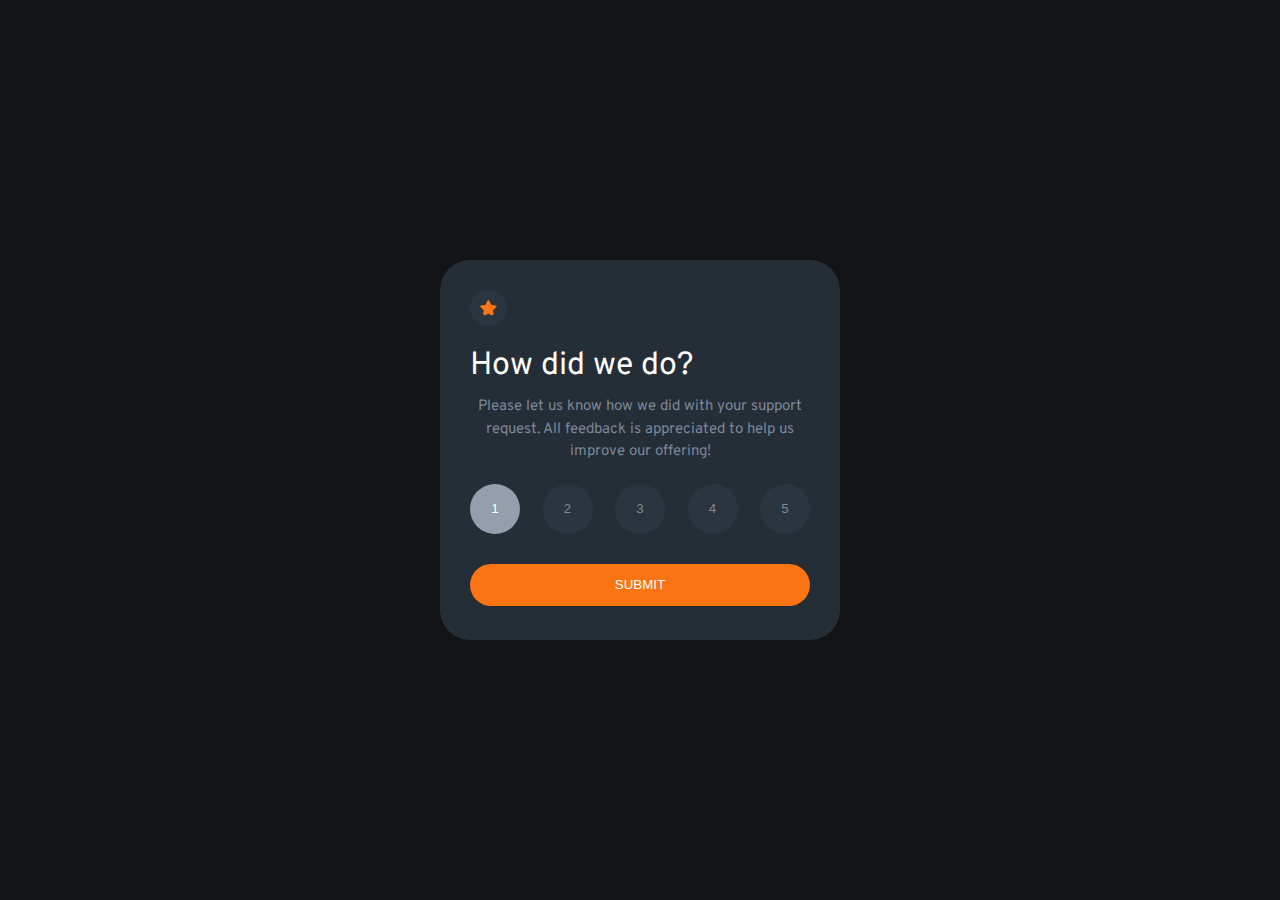
<file: interactive-rating-component-main/index.html>
<!DOCTYPE html>
<html lang="en">
<head>
  <meta charset="UTF-8">
  <meta name="viewport" content="width=device-width, initial-scale=1.0"> <!-- displays site properly based on user's device -->

  <link rel="icon" type="image/png" sizes="32x32" href="./images/favicon-32x32.png">
  <link rel="stylesheet" href="style.css">
  <link rel="preconnect" href="https://fonts.googleapis.com">
  <link rel="preconnect" href="https://fonts.gstatic.com" crossorigin>
  <link href="https://fonts.googleapis.com/css2?family=Overpass:wght@400;700&display=swap" rel="stylesheet">

  <title>Frontend Mentor | Interactive rating component</title>

</head>
<body>
  <!-- Rating state start -->
  <div class="card " id="card-p">
    <img class="icono" src="images/icon-star.svg" alt="icono estrella">
    
    <div class="card__content">
      <h1>How did we do?</h1>
      <p>
        Please let us know how we did with your support request. All feedback is appreciated 
        to help us improve our offering!
      </p>  
    </div>
    <div class="flex-content">
      <button class="botonC active">1</button>
      <button class="botonC">2</button>
      <button class="botonC">3</button>
      <button class="botonC">4</button>
      <button class="botonC">5</button>
    
    </div>
  
    <button id="submit" class="boton-submit">submit</button>

  </div>
  <div id="submit-c" class="submit-card hiden">
    <div class="icono2">
      <svg width="162" height="108" xmlns="http://www.w3.org/2000/svg"><g fill="none"><path d="M30 93.744h-.044a23.456 23.456 0 0 1-1.61-.189.543.543 0 0 1 .155-1.076c.52.076 1.04.135 1.563.178a.538.538 0 0 1-.043 1.076l-.022.01Zm5.37-.205a.538.538 0 0 1-.08-1.076 19.51 19.51 0 0 0 1.54-.306.536.536 0 0 1 .645.403.538.538 0 0 1-.397.646c-.537.129-1.074.236-1.611.323l-.097.01Zm-12.137-1.312a.536.536 0 0 1-.183-.033 24.346 24.346 0 0 1-1.525-.608.539.539 0 0 1 .424-.99c.483.21.983.404 1.472.587a.538.538 0 0 1-.188 1.044Zm18.759-.829a.538.538 0 0 1-.242-1.022c.467-.226.934-.479 1.39-.742a.536.536 0 1 1 .538.93c-.478.275-.967.538-1.45.78a.536.536 0 0 1-.258.054h.022Zm-24.994-2.292a.536.536 0 0 1-.29-.08c-.457-.29-.913-.597-1.36-.91a.536.536 0 1 1 .612-.882c.436.307.876.597 1.322.883a.538.538 0 0 1-.284.99Zm30.772-1.544a.537.537 0 0 1-.408-.193.539.539 0 0 1 .06-.759l.117-.124c.355-.306.715-.624 1.074-.957a.537.537 0 1 1 .73.79c-.375.345-.74.673-1.106.985l-.123.102a.537.537 0 0 1-.344.156Zm-36.326-2.69a.537.537 0 0 1-.36-.14c-.402-.37-.8-.747-1.18-1.124a.539.539 0 0 1 .751-.769c.376.371.763.737 1.155 1.076a.538.538 0 0 1 .032.764.537.537 0 0 1-.398.194Zm41.305-2.21a.537.537 0 0 1-.398-.899c.355-.393.715-.79 1.074-1.2a.537.537 0 1 1 .806.71c-.365.415-.725.818-1.074 1.21a.537.537 0 0 1-.408.152v.026ZM6.724 79.723a.537.537 0 0 1-.424-.204 41.79 41.79 0 0 1-.989-1.308.539.539 0 0 1 .124-.753.536.536 0 0 1 .746.124c.312.425.629.85.962 1.27a.539.539 0 0 1-.42.871Zm50.579-2.383a.539.539 0 0 1-.419-.877c.338-.414.677-.828 1.015-1.253a.537.537 0 1 1 .838.672l-1.02 1.259a.537.537 0 0 1-.414.199ZM2.9 73.887a.537.537 0 0 1-.473-.312c-.257-.5-.499-1-.714-1.485a.539.539 0 0 1 .685-.72c.133.052.24.154.298.285.21.462.44.946.687 1.425a.539.539 0 0 1-.483.786v.021Zm58.753-2.028a.537.537 0 0 1-.424-.866l.988-1.275a.537.537 0 1 1 .848.656l-.988 1.275a.537.537 0 0 1-.424.188v.022ZM.682 67.286a.537.537 0 0 1-.537-.462A17.06 17.06 0 0 1 0 65.16a.538.538 0 1 1 1.074 0c.018.519.063 1.036.134 1.55a.539.539 0 0 1-.462.607l-.064-.032Zm65.24-.973a.537.537 0 0 1-.43-.867l.984-1.28a.536.536 0 0 1 .853.65l-.993 1.265a.537.537 0 0 1-.414.21v.022Zm88.49-2.96a.724.724 0 0 1-.15 0 .537.537 0 0 1-.366-.666c.134-.474.28-.99.424-1.544a.538.538 0 0 1 .655-.388.537.537 0 0 1 .382.662c-.145.538-.29 1.076-.43 1.565a.537.537 0 0 1-.515.372Zm-84.247-2.592a.536.536 0 0 1-.424-.867l.983-1.28a.54.54 0 1 1 .854.662l-.989 1.275a.537.537 0 0 1-.413.183l-.01.027Zm-68.924-.382a.536.536 0 0 1-.156 0 .538.538 0 0 1-.355-.673 21.47 21.47 0 0 1 .537-1.565.537.537 0 1 1 .994.403c-.193.49-.37.985-.537 1.474a.537.537 0 0 1-.473.334l-.01.027Zm154.782-3.863a.311.311 0 0 1-.102 0 .538.538 0 0 1-.43-.624c.097-.538.188-1.044.28-1.582a.545.545 0 1 1 1.073.178c-.09.538-.182 1.076-.279 1.614a.537.537 0 0 1-.542.414ZM74.46 55.209a.537.537 0 0 1-.424-.872l1.004-1.27a.537.537 0 1 1 .838.673l-.999 1.264a.537.537 0 0 1-.408.205h-.01ZM4.436 54.165a.539.539 0 0 1-.43-.855c.323-.436.666-.872 1.02-1.297a.537.537 0 1 1 .822.694 22.92 22.92 0 0 0-.977 1.237.537.537 0 0 1-.435.221Zm74.408-4.417a.539.539 0 0 1-.414-.877l1.026-1.248a.537.537 0 1 1 .843.667l-1.02 1.243a.537.537 0 0 1-.435.215Zm78.124-.161h-.043a.538.538 0 0 1-.494-.576c.043-.538.075-1.076.107-1.614a.538.538 0 0 1 .564-.538c.295.018.52.27.505.565a54.253 54.253 0 0 1-.107 1.614.538.538 0 0 1-.532.549ZM9.28 49.13a.537.537 0 0 1-.338-.958c.8-.646 1.316-.99 1.337-1.006a.536.536 0 0 1 .59.898s-.499.334-1.25.942a.536.536 0 0 1-.35.124h.011Zm74.075-4.74a.537.537 0 0 1-.403-.888c.35-.408.704-.817 1.074-1.22a.537.537 0 1 1 .806.71c-.355.403-.71.806-1.074 1.215a.537.537 0 0 1-.414.183h.01Zm73.742-1.797a.537.537 0 0 1-.537-.505 54.325 54.325 0 0 0-.118-1.614.54.54 0 1 1 1.074-.097c.048.538.091 1.076.118 1.614 0 .285-.221.52-.505.538l-.032.064Zm-69.064-3.416a.537.537 0 0 1-.392-.904c.365-.398.735-.79 1.106-1.178a.536.536 0 0 1 .779.737l-1.074 1.173a.537.537 0 0 1-.44.172h.02Zm68.092-3.502a.537.537 0 0 1-.537-.409 22.668 22.668 0 0 0-.408-1.533.539.539 0 0 1 1.03-.307c.151.538.296 1.05.425 1.587a.539.539 0 0 1-.398.651l-.112.01Zm-63.221-1.512a.537.537 0 0 1-.376-.92l1.165-1.13a.537.537 0 1 1 .763.76c-.387.365-.768.741-1.155 1.118a.537.537 0 0 1-.419.172h.022Zm5.14-4.745a.537.537 0 0 1-.355-.941l1.235-1.076a.539.539 0 1 1 .693.828c-.408.34-.817.689-1.225 1.039a.537.537 0 0 1-.37.15h.021Zm55.197-.575c-.247-.468-.505-.931-.779-1.378a.537.537 0 1 1 .918-.554c.285.463.537.947.811 1.431a.539.539 0 0 1-.478.791.537.537 0 0 1-.472-.29ZM103.5 25.055a.539.539 0 0 1-.322-.974c.44-.322.88-.634 1.32-.946a.537.537 0 0 1 .845.394.54.54 0 0 1-.227.488l-1.3.93a.536.536 0 0 1-.338.108h.022Zm46.132-1.56a.537.537 0 0 1-.381-.161c-.359-.359-.74-.717-1.144-1.076a.536.536 0 1 1 .709-.807c.408.36.81.742 1.197 1.135a.539.539 0 0 1 0 .759.537.537 0 0 1-.403.15h.022Zm-40.279-2.28a.537.537 0 0 1-.274-1.001c.473-.275.946-.538 1.418-.797a.54.54 0 0 1 .81.474.542.542 0 0 1-.273.468c-.467.253-.929.538-1.39.785a.536.536 0 0 1-.344.07h.053Zm34.737-1.894a.504.504 0 0 1-.258-.07c-.451-.248-.924-.49-1.407-.716a.539.539 0 0 1 .462-.974c.499.237.988.49 1.46.748a.538.538 0 0 1-.257 1.012Zm-28.49-1.195a.537.537 0 0 1-.2-1.038c.505-.204 1.01-.398 1.52-.581a.537.537 0 0 1 .366 1.011c-.495.178-.989.366-1.483.57a.536.536 0 0 1-.247.038h.043Zm22.045-1.452a.777.777 0 0 1-.156 0c-.505-.15-1.02-.29-1.53-.41a.553.553 0 0 1 .252-1.075c.537.129 1.074.269 1.611.425a.542.542 0 0 1-.15 1.076l-.027-.016Zm-15.456-.597a.537.537 0 0 1-.118-1.066c.537-.107 1.074-.21 1.61-.29a.543.543 0 0 1 .59.735.544.544 0 0 1-.423.34c-.537.082-1.036.178-1.557.286a.365.365 0 0 1-.102-.005Zm8.555-.603h-.038a32.41 32.41 0 0 0-1.579-.06.538.538 0 0 1 0-1.075c.537 0 1.074.027 1.638.06a.538.538 0 0 1-.032 1.075h.01Z" fill="#E6E6E6"/><path fill="#39475F" d="M119.847 100.221H58.146L70.332.793h55.025l5.747 7.601z"/><path fill="#61728D" d="M113.172 100.221H51.465L63.651.793h61.706z"/><path fill="#181F27" d="M110.132 81.354H58.576l8.791-71.695h51.557z"/><path fill="#1E252E" d="m92.743 50.055 14.897.177-.29 2.308-14.607-.252z"/><path fill="#39475F" d="m51.465 100.221 7.422 6.864 60.037.915.923-7.779z"/><path d="M99.096 29.058s2.572.183 3.888 5.03c1.316 4.847.865 18.377.865 18.377l-11.096-.177s-5.537-20.137 6.343-23.23Z" fill="#2D394B"/><path fill="#FC7614" d="M5.42 32.843 45.778 0l21.18 26.119L26.603 58.96z"/><path fill="#FFF" d="M27.49 21.931 45.56 7.226l3.497 4.313-18.07 14.706z"/><path d="m25.272 45.175 5.338-4.345a2.772 2.772 0 0 1 3.902.404 2.781 2.781 0 0 1-.404 3.91l-5.338 4.344a2.772 2.772 0 0 1-3.903-.404 2.781 2.781 0 0 1 .405-3.91ZM37.33 35.365l16.89-13.743a2.772 2.772 0 0 1 3.902.404 2.781 2.781 0 0 1-.405 3.909L40.83 39.679a2.772 2.772 0 0 1-3.903-.404 2.781 2.781 0 0 1 .405-3.91Z" fill="#FFF" opacity=".46"/><ellipse fill="#FFF" opacity=".3" cx="17.937" cy="33.636" rx="3.673" ry="3.68"/><ellipse fill="#FFF" opacity=".3" cx="21.664" cy="30.284" rx="3.673" ry="3.68"/><path d="M99.096 29.058s-5.838 2.103-3.803 18.581c1.493 12.073-3.55 28.056-11.004 28.25-7.454.193-21.202-.463-21.202-.463s7.159-18.56 5.676-34.145a14.786 14.786 0 0 1 .763-6.456c.87-2.373 2.487-4.842 5.494-5.245 6.004-.818 24.076-.522 24.076-.522Z" fill="#BAD6FA"/><path d="m58.957 76.63 26.342-.537s-4.017-3.992-4.27-14.154l-36.234.538a31.494 31.494 0 0 0 2.841 7.531 12.547 12.547 0 0 0 11.32 6.623Z" fill="#546F8D"/><path fill="#2D394B" d="m78.21 14.834-.918 6.041h26.621l.806-6.041z"/><path d="M85.54 86.19c-2.872-2.517-7.416-2.022-9.446 1.222a4.955 4.955 0 0 0-.8 2.647c0 3.98 2.744 6.59 8.227 5.492 4.184-.839 5.779-6.073 2.02-9.36Z" fill="#FFF" opacity=".48"/><ellipse fill="#FC7614" cx="147.188" cy="81.542" rx="14.812" ry="14.837"/><path d="M73.731 35.75a.537.537 0 0 1-.038-1.076c.113 0 11.343-.828 17.363-.29a.54.54 0 0 1-.096 1.076c-5.908-.538-17.079.274-17.186.285l-.043.005Zm-.891 7.279a.538.538 0 0 1-.038-1.076c.113 0 11.342-.828 17.363-.29a.54.54 0 0 1-.097 1.076c-5.907-.538-17.073.28-17.185.285l-.043.005Zm-.102 7.564a.538.538 0 0 1-.043-1.076c.112 0 11.347-.829 17.362-.29a.54.54 0 0 1-.096 1.075c-5.908-.538-17.073.28-17.186.286l-.037.005Zm-.715 7.564a.537.537 0 0 1-.037-1.076c.112 0 11.342-.829 17.362-.285a.54.54 0 0 1-.096 1.076c-5.908-.538-17.073.28-17.186.285h-.043Z" fill="#FFF"/></g></svg>
    </div>
    <div class="contenedormsg">
      <div id="msg"></div>
    </div>
  
    <h1>Thank you!</h1>
    <p>We appreciated you taking the time to give a rating. If you ever neer more support, don´t hesitate to get in touch!</p>
  </div>

  <script src="script.js"></script>
</body>
</html>
</file>
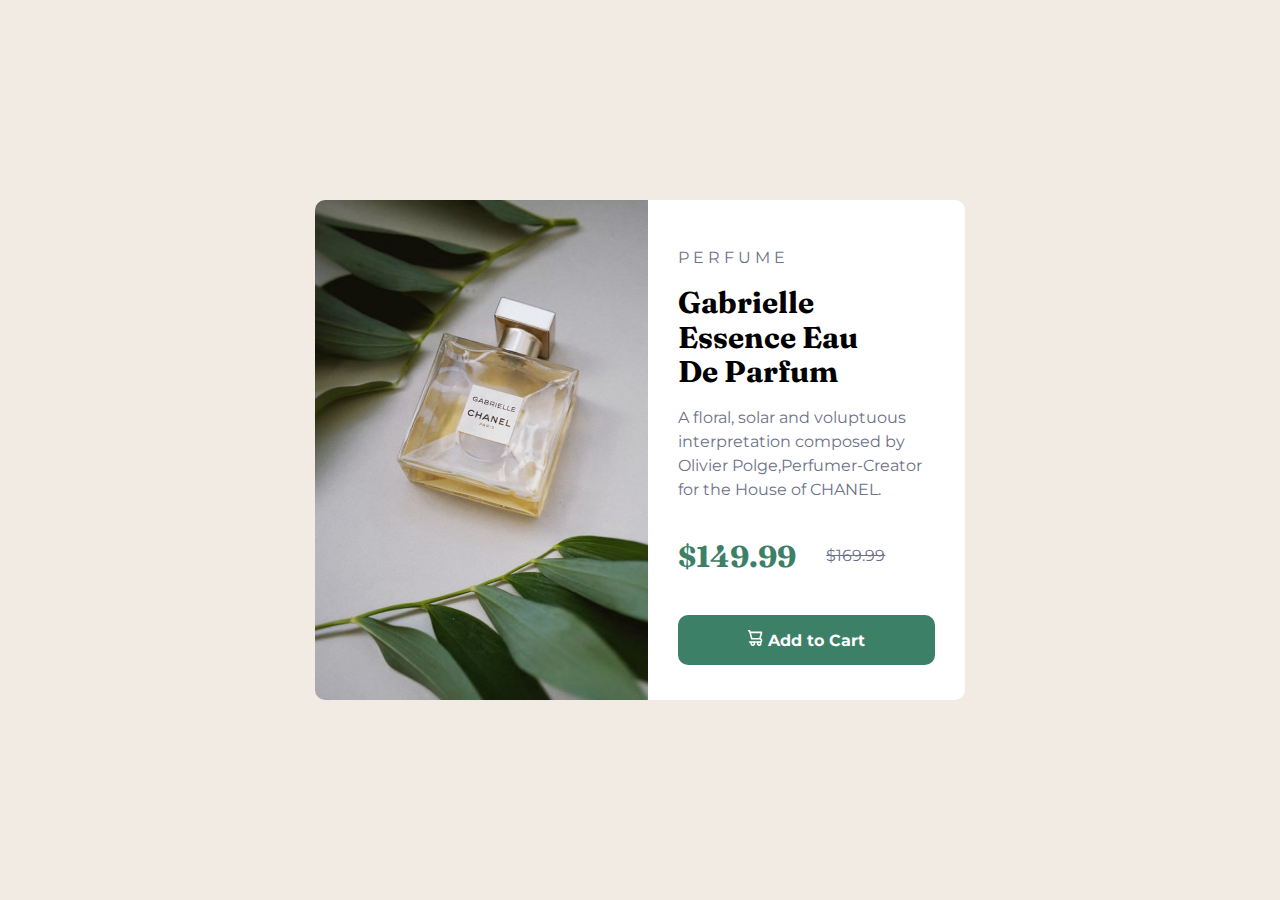
<file: product-preview-card-component-main/index.html>
<!DOCTYPE html>
<html lang="en">
<head>
  <meta charset="UTF-8">
  <meta name="viewport" content="width=device-width, initial-scale=1.0"> <!-- displays site properly based on user's device -->
  <title>Frontend Mentor | Product preview card component</title>

  <link rel="icon" type="image/png" sizes="32x32" href="./images/favicon-32x32.png">
  <link href="https://fonts.googleapis.com/css2?family=Montserrat:wght@500;700&display=swap" rel="stylesheet">
  <link href="https://fonts.googleapis.com/css2?family=Fraunces:opsz,wght@9..144,700&display=swap" rel="stylesheet">
  <link rel="stylesheet" href="https://fonts.google.com/specimen/Fraunces">
  <link rel="stylesheet" href="styles/style.css">
  <link rel="stylesheet" href="styles/normalize.css">
  
</head>
<body>
  <main class="contenedor-principal">
    <div class="card">
      <img src="images/image-product-desktop.jpg" alt="">
      <section class="card__contenido">
        <div class="card__contenido__texto">
          <p>P E R F U M E</p>
          <h2>Gabrielle  </h2>
          <h2>Essence Eau</h2>
          <h2>De Parfum</h2>
          <p>A floral, solar and voluptuous interpretation composed by Olivier Polge,Perfumer-Creator for the House of CHANEL.</p>
        </div>
        <div class="card__precio">
          <p> <span class="span__precio">$149.99</span></p>
          <p> <span class="span__tachado">$169.99</span></p>
        </div>
        <div class="contenedor-boton">
          <button class="add-to-cart" type="submit">
            <svg width="15" height="16" xmlns="http://www.w3.org/2000/svg">
            <path d="M14.383 10.388a2.397 2.397 0 0 0-1.518-2.222l1.494-5.593a.8.8 0 0 0-.144-.695.8.8 0 0 0-.631-.28H2.637L2.373.591A.8.8 0 0 0 1.598 0H0v1.598h.983l1.982 7.4a.8.8 0 0 0 .799.59h8.222a.8.8 0 0 1 0 1.599H1.598a.8.8 0 1 0 0 1.598h.943a2.397 2.397 0 1 0 4.507 0h1.885a2.397 2.397 0 1 0 4.331-.376 2.397 2.397 0 0 0 1.12-2.021ZM11.26 7.99H4.395L3.068 3.196h9.477L11.26 7.991Zm-6.465 6.392a.8.8 0 1 1 0-1.598.8.8 0 0 1 0 1.598Zm6.393 0a.8.8 0 1 1 0-1.598.8.8 0 0 1 0 1.598Z" fill="#FFF"/></svg>
            Add to Cart
            </button>
        </div>
       
      </section>
     
      
      
      
    </div>  
    
  </main>
  
</body>
</html>
</file>
<file: interactive-rating-component-main/style.css>
:root{
    /* ## Colors
    ### Primary */

    --Orange: hsl(25, 97%, 53%);

    /* ### Neutral */

    --White: hsl(0, 0%, 100%);
    --LightGrey: hsl(217, 12%, 63%);
    --MediumGrey: hsl(216, 12%, 54%);
    --DarkBlue: hsl(213, 19%, 18%);
    --DarkBlue2: hsl(213, 19%, 21%);
    --VeryDarkBlue: hsl(216, 12%, 8%);
    --PrimayFont: 'Overpass', sans-serif;



}
html {
    box-sizing: border-box;
    /* 1rem = 10px */
    font-size: 62.5%;
}
body {
    font-size: 1.6rem;
    background-color: var(--VeryDarkBlue);
    display: grid;
    font-family: var(--PrimayFont);
    place-content: center;
    height: 100vh;
    max-width: 100% 144rem;
}

*,*::before, *::after{
    box-sizing: inherit;
}

*{
    margin: 0;
    padding: 0;
}

img{
    display: block;
}

p{
    font-size: 1.5rem;
    color: var(--MediumGrey);
}

h1{
    color: var(--White);
    font-weight: 400;
}



/* Card */

.card {
    width: auto;
    background-color: var(--DarkBlue);
    padding: 3rem;
    border-radius: 3rem;
    text-align: start;
    margin: 2rem;
}


.icono{
    padding: 1rem;
    background-color: var(--DarkBlue2);
    border-radius: 50%;
}

.card__content{
    margin: 2rem 0;
}
.card__content p{
    line-height: 1.5;
    margin-top: 1rem;
}

.flex-content{
    display: flex;
    justify-content: space-between;
    margin-bottom: 3rem;
}
.botonC{
    width: 4rem;
    height: 4rem;
    background-color: var(--DarkBlue2);
    color: var(--MediumGrey);
    border: 0;
    border-radius: 50%;
}

.botonC:hover{
    
    background-color: var(--Orange);
    color: var(--White);
    cursor: pointer;
}
.boton-submit{
    text-align: center;
    display: block;
    background-color: var(--Orange);
    color: var(--White);
    width: 100%;
    height: 4.2rem;
    text-transform: uppercase;
    font-weight: 400;
    border: 0;
    border-radius: 3rem;
}

.boton-submit:hover{
    background-color: var(--White);
    color: var(--Orange);
    cursor: pointer;
}



@media (min-width: 400px) {
    .card{
       width: 40rem;
       height: 38rem;  
    }
    .botonC{
        width: 5rem;
        height: 5rem;
    }
}

/* SUBMIT CARD */

.submit-card{
    display: grid;
    text-align: center;
    row-gap: 1rem;
    padding: 4.5rem;
    background-color: var(--DarkBlue);
    width: 40rem;
    height: 40rem;
    border-radius: 2rem;
    
}
.submit-card .icono2{
    text-align: center;
}
.submit-card h1 ,p{
    text-align: center;
}

.active{
    color: var(--White);
    background-color: var(--LightGrey);
}

.hiden{
    display: none;
}

.contenedormsg{
    display: grid;
    place-content: center;

}
div #msg{
    color: var(--Orange);
    font-weight: 400;
    background-color: #4d4d5229;
    border-radius: 2rem;
    width: 20rem;
    padding: 1rem;
    margin-bottom: 2rem;
    
}
</file>
<file: product-preview-card-component-main/styles/style.css>
:root{
    /* ### Primary */
    --Darkcyan: hsl(158, 36%, 37%);
    --Cream: hsl(30, 38%, 92%);

    /* ### Neutral */

    --Verydarkblue: hsl(212, 21%, 14%);
    --Darkgrayishblue: hsl(228, 12%, 48%);
    --White: hsl(0, 0%, 100%);

    /* Tipografia */

    --Fuente1: 'Montserrat', sans-serif;;
    --Fuente2: 'Fraunces', serif;
}

html{
    box-sizing: border-box;
    font-size: 62.5%;  /* 1rem = 10px */
}

*,*::before, *::after{
    box-sizing: inherit;
}

body{
    font-size: 1.6rem;
    font-family: Montserrat, ;
    background-color: var(--Cream);

}

/* GLOBALES */

p{
    font-size: 1.6rem;
    font-family: var(--Fuente1);
    color: var(--Darkgrayishblue);
    line-height: 1.5;
}

h2{
    margin:0;
    font-size: 3rem;
}
/* CONTNEDOR PRINCIPAL */

.contenedor-principal{
    padding: 3rem 0;
    display: flex;
    height: 100vh;
    align-items: center;
    justify-content: center;
}

@media (min-width: 700px) {
     .contenedor-principal{
        max-width: 1440 100%;
        display: flex;
        justify-content: center;
        align-items: center;
     }
}
/* CARD */
.card{
    overflow: hidden;
    width: 90%;
    background-color: var(--White);
    border-radius: 1rem;
}

@media (min-width: 700px) {
     .card{
        display: flex;
        width: 65rem;
        height: 50rem;  
        overflow: hidden;
     }
     
}
.card img{
    width: 100%;
    height: 30rem;
}

@media (min-width: 700px) {
     .card img{
        width: 100%;
        height: 100%;
         
     }
}



.card__contenido{
    padding: 3rem;
    font-family: var(--Fuente1);
    }

.card__contenido h2{
    text-align: start;
    font-family: var(--Fuente2);
    font-weight: bold;
}

.card__precio{
    display: flex;
    align-items: center;
    margin-bottom: 2rem;
}


.span__precio {
    color: var(--Darkcyan);
    font-family: var(--Fuente2);
    font-size: 3rem;
    font-weight: bold ;
    text-decoration: none;
    margin-right: 3rem;
}

.span__tachado{
    text-decoration: line-through;
}

/* BOTON */

.contenedor-boton{
    text-align: center;
    
}
.add-to-cart{
    background-color: var(--Darkcyan);
    color: var(--White);
    padding: 1.5rem 0;
    border: none;
    border-radius: 1rem;
    width: 100%;
    font-weight: bold ;
}

.contenedor-boton:hover{
    cursor: all-scroll;
}
</file>
